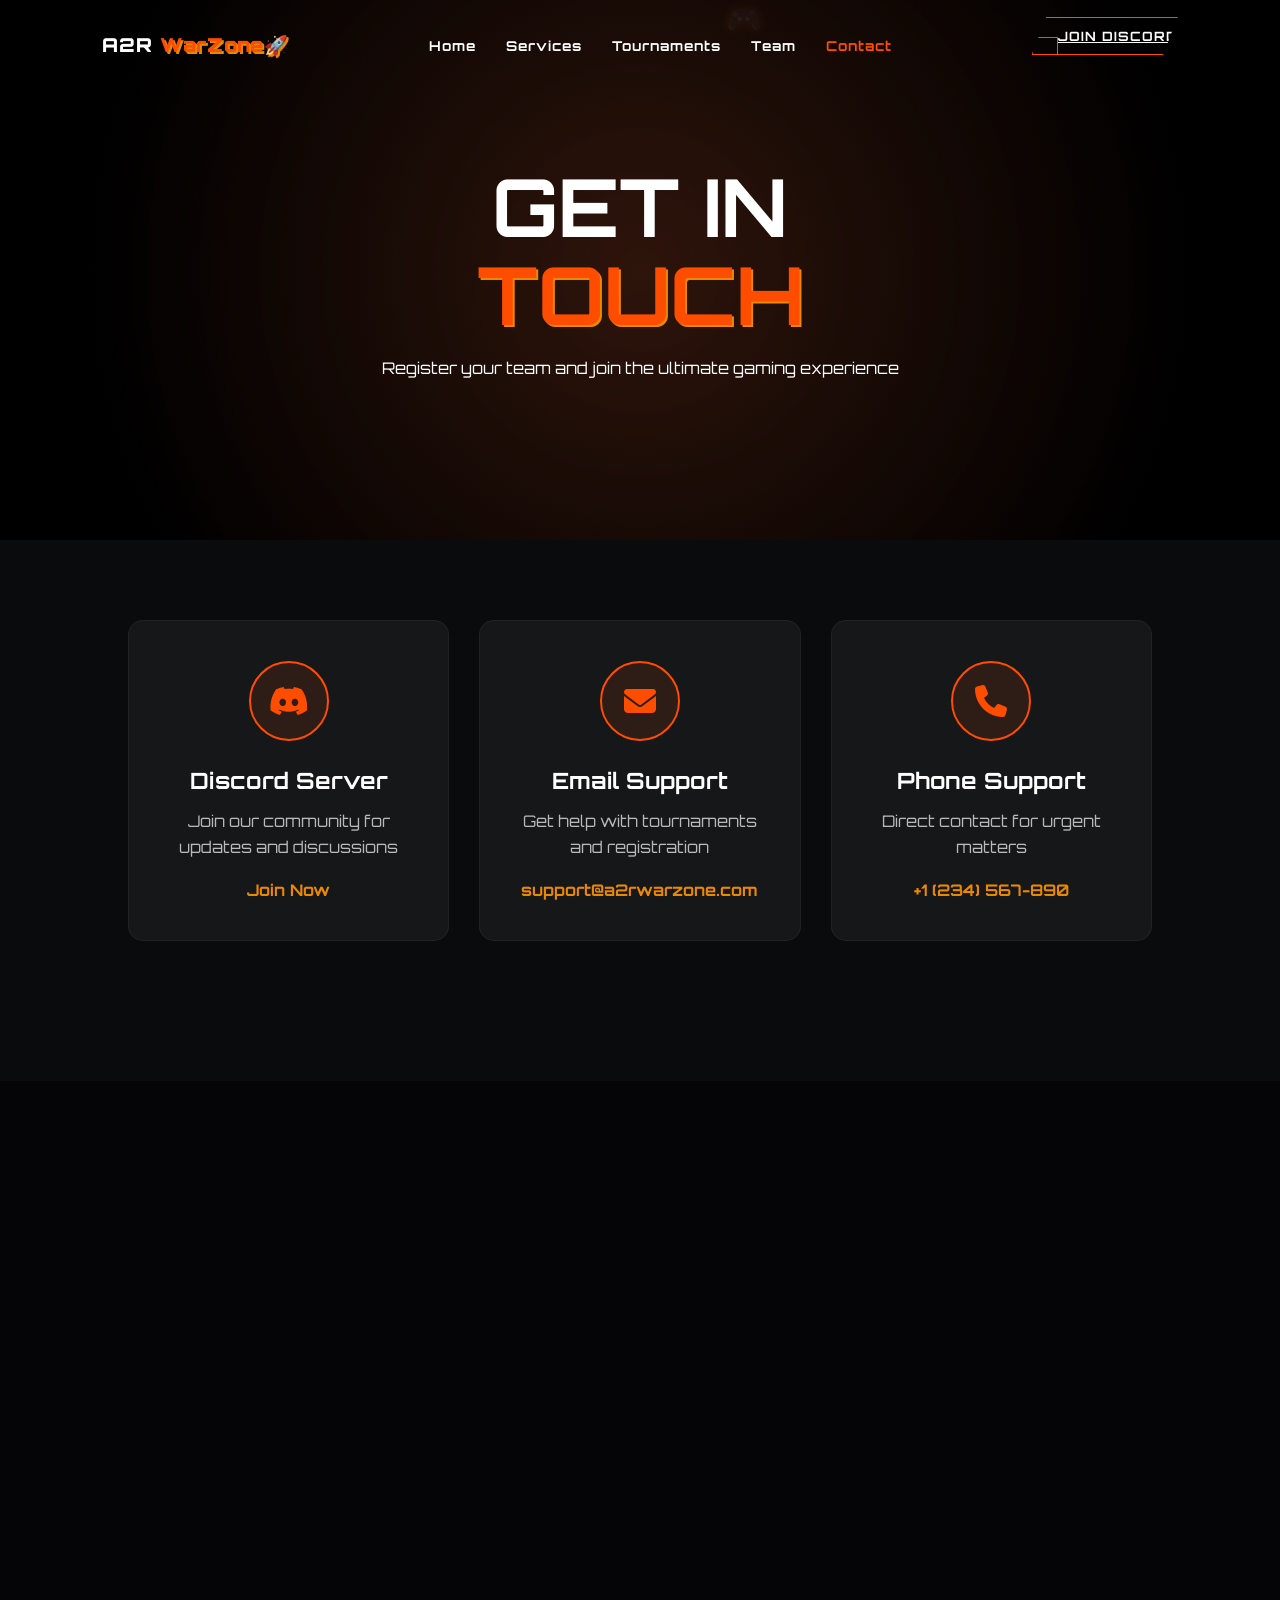
<file: src/contact.html>
<!DOCTYPE html>
<html lang="en">

<head>
    <meta charset="UTF-8">
    <meta name="viewport" content="width=device-width, initial-scale=1.0">
    <title>A2R WarZone | Contact</title>
    <link rel="shortcut icon" href="https://res.cloudinary.com/dooyfg1pa/image/upload/v1767044966/nqxwu0ewg85mjlsr8zc7.png" type="image/x-icon">
    <link href="https://fonts.googleapis.com/css2?family=Orbitron:wght@400;700;900&display=swap" rel="stylesheet">
    <link rel="stylesheet" href="https://cdnjs.cloudflare.com/ajax/libs/font-awesome/6.4.0/css/all.min.css">
    <link href="https://unpkg.com/aos@2.3.1/dist/aos.css" rel="stylesheet">
    <link rel="stylesheet" href="css/style.css">
</head>

<body>

<div class="floating-container" id="floating-icons"></div>

<nav id="navbar">
    <div class="logo">A2R <span class="glitch-text">WarZone🚀</span></div>

    <ul class="nav-links">
        <li><a href="index.html" class="nav-item">Home</a></li>
        <li><a href="services.html" class="nav-item">Services</a></li>
        <li><a href="tournaments.html" class="nav-item">Tournaments</a></li>
        <li><a href="team.html" class="nav-item">Team</a></li>
        <li><a href="contact.html" class="nav-item active">Contact</a></li>
    </ul>

    <div class="nav-actions">
        <a href="contact.html" class="btn-shiny hide-mobile">
            <span>JOIN DISCORD</span>
            <div class="shimmer"></div>
        </a>
        <div class="menu-toggle" id="mobile-menu">
            <span class="bar"></span>
            <span class="bar"></span>
            <span class="bar"></span>
        </div>
    </div>
</nav>

<div class="mobile-overlay" id="mobile-overlay">
    <ul class="mobile-nav-links">
        <li><a href="index.html" class="mobile-item">HOME</a></li>
        <li><a href="services.html" class="mobile-item">SERVICES</a></li>
        <li><a href="tournaments.html" class="mobile-item">TOURNAMENTS</a></li>
        <li><a href="team.html" class="mobile-item">TEAM</a></li>
        <li><a href="contact.html" class="mobile-item">CONTACT</a></li>
        <li><a href="contact.html" class="btn-shiny"><span>JOIN DISCORD</span></a></li>
    </ul>
</div>

<!-- Hero Section -->
<section class="hero services-hero">
    <div class="hero-content" data-aos="zoom-out-up">
        <h1 class="responsive-h1">GET IN <br><span class="glitch-text">TOUCH</span></h1>
        <p>Register your team and join the ultimate gaming experience</p>
    </div>
</section>

<!-- Contact Info Section -->
<section class="contact-info-section">
    <div class="container">
        <div class="contact-grid">
            <div class="contact-card" data-aos="fade-up">
                <div class="contact-icon">
                    <i class="fab fa-discord"></i>
                </div>
                <h3>Discord Server</h3>
                <p>Join our community for updates and discussions</p>
                <a href="#" class="contact-link">Join Now</a>
            </div>
            <div class="contact-card" data-aos="fade-up" data-aos-delay="100">
                <div class="contact-icon">
                    <i class="fas fa-envelope"></i>
                </div>
                <h3>Email Support</h3>
                <p>Get help with tournaments and registration</p>
                <a href="mailto:support@a2rwarzone.com" class="contact-link">support@a2rwarzone.com</a>
            </div>
            <div class="contact-card" data-aos="fade-up" data-aos-delay="200">
                <div class="contact-icon">
                    <i class="fas fa-phone"></i>
                </div>
                <h3>Phone Support</h3>
                <p>Direct contact for urgent matters</p>
                <a href="tel:+1234567890" class="contact-link">+1 (234) 567-890</a>
            </div>
        </div>
    </div>
</section>

<!-- Team Registration Form -->
<section class="team-registration">
    <div class="container">
        <div class="registration-header" data-aos="fade-down">
            <h2>REGISTER YOUR TEAM</h2>
            <p>Join the battlefield and compete for glory</p>
        </div>

        <form class="registration-form" data-aos="fade-up">
            <div class="form-grid">
                <div class="form-group">
                    <label>Team Name</label>
                    <input type="text" name="teamName" required>
                </div>
                <div class="form-group">
                    <label>Game</label>
                    <select name="game" required>
                        <option value="">Select Game</option>
                        <option value="pubg">PUBG Mobile</option>
                        <option value="freefire">Free Fire</option>
                        <option value="bgmi">BGMI</option>
                    </select>
                </div>
                <div class="form-group">
                    <label>Captain Name</label>
                    <input type="text" name="captainName" required>
                </div>
                <div class="form-group">
                    <label>Captain ID</label>
                    <input type="text" name="captainId" required>
                </div>
                <div class="form-group">
                    <label>Contact Number</label>
                    <input type="tel" name="phone" required>
                </div>
                <div class="form-group">
                    <label>Email</label>
                    <input type="email" name="email" required>
                </div>
            </div>

            <div class="members-section">
                <h3>Team Members</h3>
                <div class="member-inputs">
                    <div class="member-row">
                        <input type="text" name="member1" placeholder="Member 1 Name" required>
                        <input type="text" name="member1Id" placeholder="Game ID" required>
                    </div>
                    <div class="member-row">
                        <input type="text" name="member2" placeholder="Member 2 Name" required>
                        <input type="text" name="member2Id" placeholder="Game ID" required>
                    </div>
                    <div class="member-row">
                        <input type="text" name="member3" placeholder="Member 3 Name" required>
                        <input type="text" name="member3Id" placeholder="Game ID" required>
                    </div>
                    <div class="member-row">
                        <input type="text" name="member4" placeholder="Member 4 Name" required>
                        <input type="text" name="member4Id" placeholder="Game ID" required>
                    </div>
                </div>
            </div>

            <div class="form-actions">
                <button type="submit" class="btn-shiny"><span>REGISTER TEAM</span></button>
            </div>
        </form>
    </div>
</section>

<script src="https://unpkg.com/aos@2.3.1/dist/aos.js"></script>
<script src="js/script.js"></script>
</body>

</html>
</file>
<file: src/css/style.css>
*::selection { background: var(--primary); color: black; }

:root {
    --primary: #ff4d00; /* Aggressive Orange */
    --accent: #ff9500e8;  /* Cyber Blue */
    --bg: #0a0b0d;      /* Deep Dark */
    --card-bg: rgba(255, 255, 255, 0.05);
    --transition: all 0.4s cubic-bezier(0.25, 1, 0.5, 1);
    --gold: #ffd700;
    --silver: #c0c0c0;
    --bronze: #cd7f32;
}

/* Base Setup */
* { margin: 0; padding: 0; box-sizing: border-box; font-family: 'Orbitron', sans-serif; }
html { scroll-behavior: smooth; }
body { background: var(--bg); color: white; overflow-x: hidden; width: 100%; }

/* Background Elements */
.floating-container { position: fixed; width: 100vw; height: 100vh; z-index: -1; pointer-events: none; }
.floating-icon { position: absolute; opacity: 0.2; filter: drop-shadow(0 0 5px var(--accent)); animation: float infinite linear; }
@keyframes float { from { transform: translateY(105vh) rotate(0deg); } to { transform: translateY(-10vh) rotate(360deg); } }

/* Shared Components */
.sub-title { color: var(--accent); letter-spacing: 3px; font-size: 0.8rem; font-weight: bold; display: block; margin-bottom: 10px; }
.glitch-text { color: var(--primary); text-shadow: 2px 2px var(--accent); }

/* Buttons */
.btn-shiny {
    background: transparent; border: 1px solid var(--primary); color: white;
    padding: 12px 35px; font-weight: bold; cursor: pointer; position: relative;
    overflow: hidden; clip-path: polygon(10% 0, 100% 0, 90% 100%, 0 100%);
    transition: var(--transition); letter-spacing: 1px;
}
.btn-shiny:hover { background: var(--primary); box-shadow: 0 0 20px var(--primary); transform: scale(1.05); }

.sec-btn {
    background: transparent; border: 1px solid white; color: white;
    padding: 12px 35px; cursor: pointer; font-weight: bold;
    clip-path: polygon(10% 0, 100% 0, 90% 100%, 0 100%); transition: var(--transition);
}
.sec-btn:hover { background: white; color: black; }

/* --- Navigation --- */
nav {
    position: fixed; top: 0; width: 100%; padding: 25px 8%;
    display: flex; justify-content: space-between; align-items: center;
    z-index: 2000; transition: var(--transition);
}
nav.scrolled { padding: 15px 8%; background: rgba(10, 11, 13, 0.9); backdrop-filter: blur(15px); border-bottom: 1px solid var(--primary); }

.nav-links { display: flex; list-style: none; align-items: center; }
.nav-item { color: white; text-decoration: none; margin: 0 15px; font-size: 0.85rem; font-weight: bold; letter-spacing: 1px; transition: 0.3s; }
.nav-item:hover { color: var(--primary); }

/* Hamburger Menu */
.menu-toggle { display: none; flex-direction: column; cursor: pointer; padding: 5px; z-index: 2001; }
.bar { width: 30px; height: 3px; background: white; margin: 3px 0; transition: var(--transition); border-radius: 5px; }
.menu-toggle.active .bar:nth-child(1) { transform: translateY(9px) rotate(45deg); background: var(--primary); }
.menu-toggle.active .bar:nth-child(2) { opacity: 0; }
.menu-toggle.active .bar:nth-child(3) { transform: translateY(-9px) rotate(-45deg); background: var(--primary); }

/* Mobile Overlay */
.mobile-overlay {
    position: fixed; top: 0; left: -100%; width: 100%; height: 100vh;
    background: rgba(10, 11, 13, 0.98); backdrop-filter: blur(20px);
    display: flex; justify-content: center; align-items: center;
    transition: 0.5s cubic-bezier(0.77, 0, 0.175, 1); z-index: 1500;
}
.mobile-overlay.active { left: 0; }
.mobile-nav-links { list-style: none; text-align: center; }
.mobile-item { font-size: 2rem; color: white; text-decoration: none; display: block; margin: 25px 0; font-weight: 900; }

/* --- Hero Section --- */
.hero {
    height: 100vh; display: flex; align-items: center; justify-content: center;
    text-align: center; padding: 0 20px; position: relative;
    background: radial-gradient(circle, rgba(255,77,0,0.1) 0%, rgba(0,0,0,1) 80%);
}
.hero h1 { font-size: clamp(2.2rem, 10vw, 5rem); line-height: 1.1; margin-bottom: 20px; }
.hero-btns { display: flex; gap: 20px; justify-content: center; }

/* --- Tournaments Section --- */
.tournaments { padding: 100px 8%; position: relative; z-index: 5; }
.tournaments h2 { font-size: 2.5rem; margin-bottom: 40px; }
.grid {
    display: grid;
    grid-template-columns: repeat(auto-fit, minmax(300px, 1fr));
    gap: 30px;
}
.card {
    background: var(--card-bg); border-radius: 15px; overflow: hidden;
    border: 1px solid rgba(255,255,255,0.05); transition: var(--transition);
}
.card:hover { transform: translateY(-10px); border-color: var(--primary); }
.card-img { height: 250px; width: 100%; }
.card-body { padding: 25px; }
.card-btn {
    width: 100%; padding: 12px; background: var(--primary); border: none;
    color: white; font-weight: bold; cursor: pointer; margin-top: 15px;
    clip-path: polygon(5% 0, 100% 0, 95% 100%, 0 100%);
}

/* --- Services --- */
.services { padding: 100px 10%; display: flex; gap: 50px; flex-wrap: wrap; align-items: center; }
.services-left { flex: 1; min-width: 300px; }
.services-left h2 { font-size: 2.5rem; margin-bottom: 25px; border-bottom: 2px solid var(--accent); display: inline-block; padding-bottom: 10px; }
.view-all {
    display: inline-block; color: white; text-decoration: none;
    border: 1px solid var(--accent); padding: 10px 20px;
    font-weight: bold; transition: 0.3s; margin-top: 20px;
}
.view-all:hover { background: var(--accent); color: black; }

.services-grid { flex: 2; display: grid; grid-template-columns: repeat(auto-fit, minmax(200px, 1fr)); gap: 25px; }
.s-card {
    background: var(--card-bg); padding: 40px 20px; text-align: center;
    border: 1px solid rgba(255,255,255,0.05); transition: 0.4s;
}
.s-card i { font-size: 2.5rem; color: var(--accent); margin-bottom: 20px; }
.s-card:hover { transform: translateY(-10px); border-color: var(--primary); }

:root {
    --primary: #ff4d00;
    --accent: #ff8800;
    --bg: #0a0b0d;
    --transition: all 0.5s cubic-bezier(0.4, 0, 0.2, 1);
}

/* Team Section Container */
.team {
    padding: 100px 10%;
    background: #050507;
    text-align: center;
}

.team-header {
    margin-bottom: 60px;
}

.team-container {
    display: flex;
    gap: 25px;
    flex-wrap: wrap;
    justify-content: center;
}

/* Individual Member Card */
.member {
    flex: 1;
    min-width: 280px;
    max-width: 350px;
    position: relative;
    overflow: hidden;
    height: 500px;
    background: #000;
    border: 1px solid rgba(255, 255, 255, 0.05);
}

/* The Image: Starts grayscale and scales up on hover */
.member-img {
    height: 100%;
    width: 100%;
    background-size: cover;
    background-position: center;
    filter: grayscale(100%);
    transition: var(--transition);
    transform: scale(1);
}

/* Info Box: Slides up from the bottom */
.member-info {
    position: absolute;
    bottom: 0;
    left: 0;
    width: 100%;
    padding: 40px 20px;
    background: linear-gradient(transparent, rgba(0, 0, 0, 0.95) 80%);
    text-align: center;
    transform: translateY(45px); /* Slightly hidden */
    transition: var(--transition);
    z-index: 2;
}

.member-info h4 {
    font-size: 1.3rem;
    letter-spacing: 2px;
    margin-bottom: 5px;
    color: #fff;
    text-transform: uppercase;
}

.member-info p {
    color: var(--accent);
    font-size: 0.9rem;
    margin-bottom: 20px;
    text-transform: uppercase;
    font-weight: bold;
}

/* Social Icons: Hidden until hover, then slide up and fade in */
.team-socials {
    display: flex;
    justify-content: center;
    gap: 15px;
    opacity: 0;
    transform: translateY(20px);
    transition: var(--transition);
}

.team-socials a {
    color: #fff;
    font-size: 1rem;
    width: 35px;
    height: 35px;
    border: 1px solid rgba(255, 255, 255, 0.2);
    display: flex;
    align-items: center;
    justify-content: center;
    border-radius: 50%;
    text-decoration: none;
    transition: 0.3s ease;
}

.team-socials a:hover {
    background: var(--primary);
    border-color: var(--primary);
    transform: translateY(-3px);
}

/* --- HOVER TRIGGERS --- */

/* 1. Image turns color and zooms */
.member:hover .member-img {
    filter: grayscale(0%);
    transform: scale(1.1);
}

/* 2. Info box moves to final position */
.member:hover .member-info {
    transform: translateY(0);
}

/* 3. Social icons appear with a slight delay */
.member:hover .team-socials {
    opacity: 1;
    transform: translateY(0);
    transition-delay: 0.1s;
}

/* Responsive adjustments */
@media (max-width: 768px) {
    .member {
        max-width: 100%;
        height: 450px;
    }
}


/* --- Newsletter Section --- */
.newsletter-section {
    padding: 80px 10%;
    background: #050507;
    position: relative;
    overflow: hidden;
}

.newsletter-container {
    background: var(--card-bg);
    border: 1px solid rgba(255, 77, 0, 0.2);
    border-radius: 20px;
    padding: 60px;
    position: relative;
    z-index: 1;
    backdrop-filter: blur(10px);
}

.newsletter-content {
    display: flex;
    align-items: center;
    justify-content: space-between;
    gap: 40px;
    flex-wrap: wrap;
}

.newsletter-text {
    flex: 1;
    min-width: 300px;
}

.newsletter-text h2 {
    font-size: 2.5rem;
    margin-bottom: 15px;
    line-height: 1.2;
}

.newsletter-text p {
    opacity: 0.7;
    font-size: 0.95rem;
    max-width: 500px;
}

/* --- Form Styling --- */
.newsletter-form {
    flex: 1;
    min-width: 300px;
}

.input-group {
    display: flex;
    gap: 10px;
    margin-bottom: 20px;
    background: rgba(255, 255, 255, 0.05);
    padding: 5px;
    border-radius: 10px;
    border: 1px solid rgba(255, 255, 255, 0.1);
    transition: 0.3s;
}

.input-group:focus-within {
    border-color: var(--accent);
    box-shadow: 0 0 15px rgba(0, 242, 255, 0.2);
}

.input-group input {
    background: transparent;
    border: none;
    padding: 15px 20px;
    color: white;
    flex: 1;
    font-size: 0.9rem;
    outline: none;
    font-family: 'Orbitron', sans-serif;
}

/* --- Custom Checkbox --- */
.checkbox-container {
    display: block;
    position: relative;
    padding-left: 30px;
    cursor: pointer;
    font-size: 0.8rem;
    opacity: 0.6;
    user-select: none;
    transition: 0.3s;
}

.checkbox-container:hover { opacity: 1; }

.checkbox-container input {
    position: absolute;
    opacity: 0;
    cursor: pointer;
    height: 0; width: 0;
}

.checkmark {
    position: absolute;
    top: 0; left: 0;
    height: 18px; width: 18px;
    background-color: #222;
    border: 1px solid var(--primary);
    border-radius: 3px;
}

.checkbox-container input:checked ~ .checkmark {
    background-color: var(--primary);
}

.checkmark:after {
    content: "";
    position: absolute;
    display: none;
    left: 6px; top: 2px;
    width: 4px; height: 9px;
    border: solid white;
    border-width: 0 2px 2px 0;
    transform: rotate(45deg);
}

.checkbox-container input:checked ~ .checkmark:after {
    display: block;
}

/* --- Background Glow Animation --- */
.newsletter-bg-glow {
    position: absolute;
    top: 50%; left: 50%;
    width: 150%; height: 150%;
    background: radial-gradient(circle, rgba(255, 77, 0, 0.1) 0%, transparent 70%);
    transform: translate(-50%, -50%);
    z-index: -1;
    animation: pulseGlow 5s infinite alternate;
}

@keyframes pulseGlow {
    0% { opacity: 0.3; transform: translate(-50%, -50%) scale(1); }
    100% { opacity: 0.7; transform: translate(-50%, -50%) scale(1.2); }
}

/* --- Responsive --- */
@media (max-width: 968px) {
    .newsletter-container { padding: 40px 20px; }
    .newsletter-text { text-align: center; }
    .newsletter-text p { margin: 0 auto; }
    .input-group { flex-direction: column; background: transparent; border: none; padding: 0; }
    .input-group input {
        background: rgba(255,255,255,0.05);
        border: 1px solid rgba(255,255,255,0.1);
        border-radius: 10px;
        margin-bottom: 10px;
    }
    .btn-shiny { width: 100%; border-radius: 10px; clip-path: none; }
}

/* --- Blog Section Styling --- */
.blog-section {
    padding: 100px 0;
    background: #050507;
    overflow: hidden;
}

.blog-header {
    text-align: center;
    margin-bottom: 60px;
}

.header-line {
    width: 60px;
    height: 3px;
    background: var(--cyber-blue);
    margin: 15px auto;
}

.blog-outer-container {
    width: 100%;
    cursor: grab;
}

.blog-carousel {
    display: flex;
    gap: 30px;
    padding: 20px 0;
    width: max-content;
}

.blog-item {
    width: 400px;
    background: #0a0b14;
    border: 1px solid rgba(255, 255, 255, 0.05);
    transition: var(--transition);
    position: relative;
    flex-shrink: 0;
}

.blog-img-wrapper {
    width: 100%;
    height: 250px;
    overflow: hidden;
    position: relative;
}

.blog-img-wrapper img {
    width: 100%;
    height: 100%;
    object-fit: cover;
    opacity: 0.6;
    transition: var(--transition);
}

.blog-img-wrapper::after {
    content: '';
    position: absolute;
    top: 0; left: 0;
    width: 100%; height: 100%;
    background: rgba(10, 11, 20, 0.4); /* Dark blue overlay */
}

.blog-content {
    padding: 30px;
}

.blog-date {
    color: rgba(255, 255, 255, 0.4);
    font-size: 0.75rem;
    display: block;
    margin-bottom: 15px;
}

.blog-content h3 {
    font-size: 1.2rem;
    margin-bottom: 15px;
    line-height: 1.4;
    transition: 0.3s;
}

.blog-content p {
    font-size: 0.9rem;
    opacity: 0.6;
    line-height: 1.6;
    margin-bottom: 20px;
}

.read-more {
    color: white;
    text-decoration: none;
    font-weight: bold;
    font-size: 0.85rem;
    display: inline-flex;
    align-items: center;
    gap: 10px;
    transition: 0.3s;
}

/* Hover Effects */
.blog-item:hover {
    border-color: var(--cyber-blue);
    transform: translateY(-10px);
}

.blog-item:hover .blog-img-wrapper img {
    opacity: 1;
    transform: scale(1.1);
}

.blog-item:hover h3 {
    color: var(--cyber-blue);
}

.read-more:hover {
    color: var(--primary);
}

/* Pagination Dots */
.blog-pagination {
    display: flex;
    justify-content: center;
    gap: 10px;
    margin-top: 40px;
}

.dot {
    width: 8px;
    height: 8px;
    background: rgba(255, 255, 255, 0.2);
    border-radius: 50%;
    transition: 0.3s;
}

.dot.active {
    background: var(--cyber-blue);
    width: 25px;
    border-radius: 10px;
}

/* Mobile Adjustments */
@media (max-width: 768px) {
    .blog-item { width: 300px; }
}
/* --- Footer Styling --- */
.main-footer {
    background: #000;
    position: relative;
    padding-top: 100px;
    z-index: 10;
    overflow: hidden;
    border-top: 2px solid var(--primary);
}

/* SVG Wave Top */
.footer-wave {
    position: absolute;
    top: 0;
    left: 0;
    width: 100%;
    overflow: hidden;
    line-height: 0;
}

.footer-wave svg {
    position: relative;
    display: block;
    width: calc(100% + 1.3px);
    height: 50px;
}

.footer-wave .shape-fill {
    fill: var(--bg);
}

/* Container & Grid */
.footer-container {
    padding: 60px 10% 30px;
}

.footer-grid {
    display: grid;
    grid-template-columns: 2fr 1fr 1fr 1fr;
    gap: 40px;
    margin-bottom: 60px;
}

.footer-col h4 {
    color: var(--accent);
    font-size: 1rem;
    margin-bottom: 25px;
    letter-spacing: 2px;
    text-transform: uppercase;
}

/* Brand Section */
.footer-desc {
    font-size: 0.9rem;
    line-height: 1.8;
    opacity: 0.7;
    margin: 20px 0;
    max-width: 400px;
}

.social-icons {
    display: flex;
    gap: 15px;
}

.social-link {
    width: 45px;
    height: 45px;
    background: #111;
    border: 1px solid rgba(255, 255, 255, 0.1);
    border-radius: 50%;
    display: flex;
    align-items: center;
    justify-content: center;
    color: white;
    text-decoration: none;
    transition: var(--transition);
}

.social-link:hover {
    background: var(--primary);
    transform: translateY(-5px) rotate(360deg);
    border-color: var(--primary);
    box-shadow: 0 0 15px var(--primary);
}

/* Links */
.footer-links {
    list-style: none;
}

.footer-links li {
    margin-bottom: 12px;
}

.footer-links a {
    color: white;
    text-decoration: none;
    font-size: 0.85rem;
    opacity: 0.6;
    transition: 0.3s;
}

.footer-links a:hover {
    opacity: 1;
    color: var(--primary);
    padding-left: 8px;
}

/* Support Column */
.contact-info p {
    font-size: 0.85rem;
    opacity: 0.7;
    margin-bottom: 15px;
}

.contact-info i {
    color: var(--accent);
    margin-right: 10px;
}

.status-indicator {
    display: inline-flex;
    align-items: center;
    background: rgba(0, 242, 255, 0.1);
    padding: 5px 15px;
    border-radius: 20px;
    font-size: 0.75rem;
    color: var(--cyber-blue);
    border: 1px solid var(--cyber-blue);
}

.a3 {
    color: var(--primary);
    text-decoration: none;
    font-weight: bold;
}

.dot {
    height: 8px;
    width: 8px;
    background-color: #00ff00;
    border-radius: 50%;
    margin-right: 10px;
    box-shadow: 0 0 8px #00ff00;
    animation: blink 1.5s infinite;
}

@keyframes blink {
    0% { opacity: 0.4; }
    100% { opacity: 1; }
}

/* Footer Bottom */
.footer-bottom {
    text-align: center;
    border-top: 1px solid rgba(255, 255, 255, 0.05);
    padding-top: 30px;
    font-size: 0.8rem;
    opacity: 0.5;
}

.heart {
    color: var(--primary);
    display: inline-block;
    animation: heartbeat 1.5s infinite;
}

@keyframes heartbeat {
    0% { transform: scale(1); }
    50% { transform: scale(1.2); }
    100% { transform: scale(1); }
}

/* Responsive */
@media (max-width: 968px) {
    .footer-grid {
        grid-template-columns: 1fr 1fr;
    }
}

@media (max-width: 580px) {
    .footer-grid {
        grid-template-columns: 1fr;
        text-align: center;
    }
    .social-icons {
        justify-content: center;
    }
    .footer-desc {
        margin: 20px auto;
    }
    .footer-links a:hover {
        padding-left: 0;
    }
}

/* Responsive Breakpoints */
@media (max-width: 968px) {
    .nav-links, .hide-mobile { display: none; }
    .menu-toggle { display: flex; }
    .hero-btns { flex-direction: column; align-items: center; width: 100%; }
    .btn-shiny, .sec-btn { width: 280px; text-align: center; }
    .services { padding: 60px 5%; text-align: center; }
    .footer-top { text-align: center; }
    .footer-input { justify-content: center; max-width: 300px; margin: 20px auto; }
}

/* Tournaments page styles */
*::selection { background: var(--primary); color: black; }

:root {
    --primary: #ff4d00; /* Aggressive Orange */
    --accent: #ff9500e8;
    --cyber-blue: #00f2ff;
    --bg: #0a0b0d;
    --card-bg: rgba(255, 255, 255, 0.05);
    --transition: all 0.4s cubic-bezier(0.25, 1, 0.5, 1);
}

/* Base Setup */
* { margin: 0; padding: 0; box-sizing: border-box; font-family: 'Orbitron', sans-serif; }
html { scroll-behavior: smooth; }
body { background: var(--bg); color: white; overflow-x: hidden; width: 100%; }

/* Floating Background Icons */
.floating-container { position: fixed; width: 100vw; height: 100vh; z-index: -1; pointer-events: none; }
.floating-icon { position: absolute; opacity: 0.2; filter: drop-shadow(0 0 5px var(--accent)); animation: float 10s infinite linear; }
@keyframes float { from { transform: translateY(105vh) rotate(0deg); } to { transform: translateY(-10vh) rotate(360deg); } }

/* --- Navigation --- */
nav {
    position: fixed; top: 0; width: 100%; padding: 25px 8%;
    display: flex; justify-content: space-between; align-items: center;
    z-index: 2000; transition: var(--transition);
    background: transparent;
}

nav.scrolled {
    padding: 15px 8%;
    background: rgba(10, 11, 13, 0.95);
    backdrop-filter: blur(15px);
    border-bottom: 1px solid var(--primary);
}

.logo { font-size: 1.2rem; font-weight: 900; letter-spacing: 1px; }
.glitch-text { color: var(--primary); text-shadow: 2px 2px var(--accent); }

.nav-links { display: flex; list-style: none; align-items: center; }
.nav-item { color: white; text-decoration: none; margin: 0 15px; font-size: 0.85rem; font-weight: bold; letter-spacing: 1px; transition: 0.3s; }
.nav-item:hover, .nav-item.active { color: var(--primary); }

/* Hamburger Toggle Animation */
.menu-toggle { display: none; cursor: pointer; flex-direction: column; gap: 5px; z-index: 2001; }
.bar { width: 30px; height: 3px; background: white; transition: var(--transition); border-radius: 5px; }

/* The Cross Animation logic */
.menu-toggle.active .bar:nth-child(1) { transform: translateY(8px) rotate(45deg); background: var(--primary); }
.menu-toggle.active .bar:nth-child(2) { opacity: 0; }
.menu-toggle.active .bar:nth-child(3) { transform: translateY(-8px) rotate(-45deg); background: var(--primary); }

.mobile-overlay {
    position: fixed; top: 0; left: -100%; width: 100%; height: 100vh;
    background: rgba(10, 11, 13, 0.98); backdrop-filter: blur(20px);
    display: flex; justify-content: center; align-items: center;
    transition: 0.5s cubic-bezier(0.77, 0, 0.175, 1); z-index: 1500;
}
.mobile-overlay.active { left: 0; }
.mobile-nav-links { list-style: none; text-align: center; }
.mobile-item { font-size: 2rem; color: white; text-decoration: none; display: block; margin: 25px 0; font-weight: 900; }

/* --- Tournament Header --- */
.subpage-hero {
    height: 50vh; display: flex; align-items: center; justify-content: center;
    text-align: center; padding: 0 20px; position: relative;
    background: radial-gradient(circle, rgba(255,77,0,0.15) 0%, rgba(0,0,0,1) 80%);
}
.subpage-hero h1 { font-size: clamp(2.5rem, 8vw, 5rem); text-transform: uppercase; }

/* --- Tournaments Section --- */
.tournaments { padding: 80px 10%; position: relative; z-index: 5; }
.sub-title { color: var(--accent); letter-spacing: 3px; font-size: 0.8rem; font-weight: bold; display: block; margin-bottom: 10px; }

.grid {
    display: grid;
    grid-template-columns: repeat(auto-fit, minmax(320px, 1fr));
    gap: 30px;
    margin-top: 50px;
}

.card {
    background: var(--card-bg); border-radius: 15px; overflow: hidden;
    border: 1px solid rgba(255,255,255,0.05); transition: var(--transition);
    position: relative;
}
.card:hover { transform: translateY(-12px); border-color: var(--primary); box-shadow: 0 15px 30px rgba(255, 77, 0, 0.1); }

.card-img { height: 220px; width: 100%; position: relative; overflow: hidden; }
.card-img img { width: 100%; height: 100%; object-fit: cover; transition: 0.5s; filter: brightness(0.7); }
.card:hover .card-img img { transform: scale(1.1); filter: brightness(1); }

.status-badge {
    position: absolute; top: 15px; right: 15px; background: #00ff00; color: black;
    padding: 5px 15px; border-radius: 5px; font-size: 0.7rem; font-weight: 900; z-index: 10;
}

.card-body { padding: 25px; }
.card-body h3 { font-size: 1.4rem; margin-bottom: 10px; color: #fff; }

.card-btn {
    width: 100%; padding: 14px; background: var(--primary); border: none;
    color: white; font-weight: bold; cursor: pointer; margin-top: 15px;
    clip-path: polygon(5% 0, 100% 0, 95% 100%, 0 100%); transition: 0.3s;
}
.card-btn:hover { background: white; color: black; box-shadow: 0 0 20px white; }

/* --- Footer (Same as Home) --- */
.main-footer {
    background: #000; position: relative; padding-top: 100px; z-index: 10;
    overflow: hidden; border-top: 2px solid var(--primary);
}
.footer-wave { position: absolute; top: 0; left: 0; width: 100%; line-height: 0; }
.footer-wave svg { width: calc(100% + 1.3px); height: 50px; fill: var(--bg); }

.footer-container { padding: 60px 10% 30px; }
.footer-grid { display: grid; grid-template-columns: 2fr 1fr 1fr 1fr; gap: 40px; margin-bottom: 60px; }
.footer-col h4 { color: var(--accent); margin-bottom: 25px; letter-spacing: 2px; text-transform: uppercase; font-size: 0.9rem; }
.footer-links { list-style: none; }
.footer-links li { margin-bottom: 12px; }
.footer-links a { color: white; text-decoration: none; font-size: 0.85rem; opacity: 0.6; transition: 0.3s; }
.footer-links a:hover { opacity: 1; color: var(--primary); padding-left: 8px; }

.footer-desc { font-size: 0.9rem; line-height: 1.8; opacity: 0.7; margin-bottom: 20px; }
.social-icons { display: flex; gap: 15px; margin-top: 20px; }
.social-link {
    width: 40px; height: 40px; background: #111; border-radius: 50%;
    display: flex; align-items: center; justify-content: center; color: white; transition: 0.3s;
}
.social-link:hover { background: var(--primary); transform: translateY(-5px); }

.status-indicator { display: inline-flex; align-items: center; background: rgba(0, 242, 255, 0.1); padding: 5px 15px; border-radius: 20px; font-size: 0.7rem; color: var(--cyber-blue); margin-top: 15px; }
.dot { height: 8px; width: 8px; background-color: #00ff00; border-radius: 50%; margin-right: 10px; animation: blink 1.5s infinite; }
@keyframes blink { 0% { opacity: 0.4; } 100% { opacity: 1; } }

.footer-bottom { text-align: center; border-top: 1px solid rgba(255, 255, 255, 0.05); padding-top: 30px; font-size: 0.8rem; opacity: 0.5; }

/* Button Fixed Utility */
.btn-shiny {
    background: transparent; border: 1px solid var(--primary); color: white;
    padding: 10px 25px; font-weight: bold; cursor: pointer; position: relative;
    overflow: hidden; clip-path: polygon(10% 0, 100% 0, 90% 100%, 0 100%);
    transition: var(--transition); letter-spacing: 1px; font-size: 0.8rem;
}
.btn-shiny:hover { background: var(--primary); box-shadow: 0 0 20px var(--primary); }

/* --- Responsive Breakpoints FIX --- */
@media (max-width: 968px) {
    .nav-links, .nav-actions .btn-shiny { display: none; } /* Discord button removed from mobile nav bar */
    .menu-toggle { display: flex; }
    .footer-grid { grid-template-columns: 1fr 1fr; }
}
@media (max-width: 580px) {
    .footer-grid { grid-template-columns: 1fr; text-align: center; }
    .social-icons { justify-content: center; }
    .subpage-hero h1 { font-size: 2.2rem; }
}

/* Leaderboard Header */
.leaderboard-header {
    height: 100vh;
    display: flex;
    align-items: center;
    justify-content: center;
    text-align: center;
    padding: 0 20px;
    position: relative;
    background: radial-gradient(circle, rgba(255,77,0,0.1) 0%, rgba(0,0,0,1) 80%);
}

/* Leaderboard Styles */
.search-container {
    text-align: center;
    margin-bottom: 40px;
}

.search-container h2 {
    margin-bottom: 20px;
}

.search-bar {
    background: rgba(255, 255, 255, 0.05);
    border: 1px solid rgba(255, 255, 255, 0.1);
    padding: 12px 20px;
    border-radius: 10px;
    color: white;
    font-size: 1rem;
    width: 300px;
    outline: none;
    transition: 0.3s;
    font-family: 'Orbitron', sans-serif;
}

.search-bar:focus {
    border-color: var(--accent);
    box-shadow: 0 0 15px rgba(0, 242, 255, 0.2);
}

.leaderboard-table {
    width: 100%;
    border-collapse: collapse;
    margin-top: 40px;
}

.leaderboard-table th, .leaderboard-table td {
    padding: 15px;
    text-align: left;
    border-bottom: 1px solid rgba(255, 255, 255, 0.1);
}

.leaderboard-table th {
    background: rgba(255, 255, 255, 0.05);
    color: var(--accent);
    font-weight: bold;
    text-transform: uppercase;
    letter-spacing: 1px;
}

.leaderboard-table td.points {
    font-weight: bold;
    color: var(--primary);
}

.player-info {
    display: flex;
    align-items: center;
    gap: 10px;
}

.player-avatar-small {
    width: 40px;
    height: 40px;
    border-radius: 50%;
    border: 2px solid var(--accent);
}

/* Podium Styles */
.podium-container {
    display: flex;
    justify-content: center;
    align-items: end;
    gap: 30px;
    margin: 50px 0;
    perspective: 1000px;
    background: transparent;
}

.podium-card {
    background: var(--card-bg);
    border-radius: 20px;
    overflow: hidden;
    border: 2px solid rgba(255, 255, 255, 0);
    transition: all 0.6s cubic-bezier(0.25, 1, 0.5, 1);
    position: relative;
    text-align: center;
    padding: 30px 20px;
    min-width: 200px;
    animation: podiumRise 1.5s ease-out forwards;
    opacity: 0;
    transform: translateY(50px);
    backdrop-filter: blur(10px);
}

@keyframes podiumRise {
    to {
        opacity: 1;
        transform: translateY(0);
    }
}

.podium-card:hover {
    transform: translateY(-20px) scale(1.08) rotateY(5deg);
    border-color: var(--primary);
    box-shadow: 0 20px 40px rgba(255, 77, 0, 0), 0 0 50px currentColor;
}

.p-1 {
    height: 380px;
    order: 2;
    background: linear-gradient(135deg, rgba(255,215,0,0.1) 0%, rgba(255,215,0,0.05) 100%);
    border-color: var(--gold);
    animation-delay: 0.3s;
    box-shadow: 0 0 30px rgba(255,215,0,0.4);
}

.p-1 .rank-icon {
    color: var(--gold) !important;
    text-shadow: 0 0 20px var(--gold);
}

.p-2 {
    height: 320px;
    order: 1;
    background: linear-gradient(135deg, rgba(192,192,192,0.1) 0%, rgba(192,192,192,0.05) 100%);
    border-color: var(--silver);
    animation-delay: 0.6s;
    box-shadow: 0 0 30px rgba(192,192,192,0.4);
}

.p-2 .rank-icon {
    color: var(--silver) !important;
    text-shadow: 0 0 20px var(--silver);
}

.p-3 {
    height: 280px;
    order: 3;
    background: linear-gradient(135deg, rgba(205,127,50,0.1) 0%, rgba(205,127,50,0.05) 100%);
    border-color: var(--bronze);
    animation-delay: 0.9s;
    box-shadow: 0 0 30px rgba(205,127,50,0.4);
}

.p-3 .rank-icon {
    color: var(--bronze) !important;
    text-shadow: 0 0 20px var(--bronze);
}

.podium-card .rank-icon {
    font-size: 2.5rem;
    margin-bottom: 15px;
    animation: glow 2s infinite alternate;
}

@keyframes glow {
    from { filter: drop-shadow(0 0 5px currentColor); }
    to { filter: drop-shadow(0 0 20px currentColor); }
}

.podium-card .avatar {
    width: 90px;
    height: 90px;
    border-radius: 50%;
    margin: 0 auto 20px;
    border: 4px solid white;
    background-size: cover;
    background-position: center;
    box-shadow: 0 0 20px rgba(255,255,255,0.3);
    animation: pulse 3s infinite;
}

@keyframes pulse {
    0%, 100% { transform: scale(1); }
    50% { transform: scale(1.05); }
}

.podium-card h3 {
    font-size: 1.3rem;
    margin-bottom: 10px;
    font-weight: 700;
    text-transform: uppercase;
    letter-spacing: 1px;
}

#leaderboard-hero {
    padding-top: 32px;
}

.podium-card .points {
    font-size: 1.1rem;
    font-weight: bold;
    margin-top: 10px;
    color: var(--primary);
    margin-bottom: 8px;
    text-shadow: 0 0 3px var(--primary);
}

.podium-card small {
    font-size: 0.85rem;
    opacity: 0.8;
    display: block;
}

/* Responsive Podium */
@media (max-width: 968px) {
    .podium-container {
        flex-direction: row;
        align-items: center;
        gap: 20px;
    }
    .podium-card {
        width: 90%;

        max-width: 350px;
        height: auto !important;
        min-height: 300px;
        transform: none;
    }
    .podium-card:hover {
        transform: translateY(-10px) scale(1.02);
    }
    .p-1, .p-2, .p-3 {
        order: unset;
        height: auto;
    }
}

/* === SERVICES PAGE STYLES === */

/* Services Hero */
.services-hero {
    height: 60vh;
    background: radial-gradient(circle, rgba(255,77,0,0.15) 0%, rgba(0,0,0,1) 80%);
}

/* Services Main Section */
.services-main {
    padding: 100px 10%;
    background: var(--bg);
}

.services-header {
    text-align: center;
    margin-bottom: 60px;
}

.services-header h2 {
    font-size: 2.5rem;
    margin-bottom: 15px;
}

.header-line {
    width: 60px;
    height: 3px;
    background: var(--accent);
    margin: 15px auto;
}

.services-grid-main {
    display: grid;
    grid-template-columns: repeat(auto-fit, minmax(300px, 1fr));
    gap: 30px;
    margin-top: 50px;
}

.service-card {
    background: var(--card-bg);
    border: 1px solid rgba(255,255,255,0.05);
    border-radius: 15px;
    padding: 40px 30px;
    text-align: center;
    transition: var(--transition);
    position: relative;
    overflow: hidden;
}

.service-card:hover {
    transform: translateY(-10px);
    border-color: var(--primary);
    box-shadow: 0 15px 30px rgba(255, 77, 0, 0.1);
}

.service-icon {
    width: 80px;
    height: 80px;
    background: rgba(255, 77, 0, 0.1);
    border-radius: 50%;
    display: flex;
    align-items: center;
    justify-content: center;
    margin: 0 auto 25px;
    border: 2px solid var(--primary);
}

.service-icon i {
    font-size: 2rem;
    color: var(--primary);
}

.service-card h3 {
    font-size: 1.4rem;
    margin-bottom: 15px;
    color: white;
}

.service-card p {
    opacity: 0.7;
    line-height: 1.6;
    margin-bottom: 25px;
}

.service-features {
    list-style: none;
    text-align: left;
    margin-bottom: 30px;
}

.service-features li {
    padding: 8px 0;
    font-size: 0.9rem;
    opacity: 0.8;
}

.service-features i {
    color: var(--accent);
    margin-right: 10px;
}

.service-btn {
    background: transparent;
    border: 1px solid var(--primary);
    color: white;
    padding: 12px 30px;
    border-radius: 5px;
    cursor: pointer;
    font-weight: bold;
    transition: 0.3s;
    width: 100%;
}

.service-btn:hover {
    background: var(--primary);
    box-shadow: 0 0 20px var(--primary);
}

/* Tournament Data Section */
.tournament-data {
    padding: 80px 10%;
    background: #050507;
}

.data-header {
    text-align: center;
    margin-bottom: 50px;
}

.data-header h2 {
    font-size: 2.2rem;
    margin-bottom: 15px;
}

.stats-grid {
    display: grid;
    grid-template-columns: repeat(auto-fit, minmax(200px, 1fr));
    gap: 30px;
}

.stat-card {
    background: var(--card-bg);
    border: 1px solid rgba(255,255,255,0.05);
    border-radius: 15px;
    padding: 40px 20px;
    text-align: center;
    transition: var(--transition);
}

.stat-card:hover {
    transform: translateY(-5px);
    border-color: var(--accent);
}

.stat-number {
    font-size: 2.5rem;
    font-weight: 900;
    color: var(--primary);
    margin-bottom: 10px;
}

.stat-label {
    font-size: 0.9rem;
    opacity: 0.7;
    text-transform: uppercase;
    letter-spacing: 1px;
}

/* Featured Teams Section */
.featured-teams {
    padding: 100px 10%;
    background: var(--bg);
}

.teams-header {
    text-align: center;
    margin-bottom: 60px;
}

.teams-header h2 {
    font-size: 2.5rem;
    margin-bottom: 15px;
}

.teams-grid {
    display: grid;
    grid-template-columns: repeat(auto-fit, minmax(350px, 1fr));
    gap: 30px;
}

.team-card {
    background: var(--card-bg);
    border: 1px solid rgba(255,255,255,0.05);
    border-radius: 15px;
    padding: 30px;
    transition: var(--transition);
    text-align: center;
}

.team-card:hover {
    transform: translateY(-10px);
    border-color: var(--primary);
    box-shadow: 0 15px 30px rgba(255, 77, 0, 0.1);
}

.team-logo {
    margin-bottom: 20px;
}

.team-logo img {
    width: 80px;
    height: 80px;
    border-radius: 50%;
    border: 3px solid var(--accent);
}

.team-card h3 {
    font-size: 1.5rem;
    margin-bottom: 20px;
    color: white;
}

.team-stats {
    display: flex;
    justify-content: space-around;
    margin-bottom: 25px;
    padding: 20px 0;
    border-top: 1px solid rgba(255,255,255,0.1);
    border-bottom: 1px solid rgba(255,255,255,0.1);
}

.stat {
    text-align: center;
}

.stat-value {
    display: block;
    font-size: 1.5rem;
    font-weight: bold;
    color: var(--primary);
}

.stat-name {
    font-size: 0.8rem;
    opacity: 0.7;
    text-transform: uppercase;
}

.team-members {
    text-align: left;
}

.team-members h4 {
    font-size: 1rem;
    margin-bottom: 15px;
    color: var(--accent);
    text-transform: uppercase;
}

.team-members ul {
    list-style: none;
}

.team-members li {
    padding: 5px 0;
    font-size: 0.9rem;
    opacity: 0.8;
}

.team-members i {
    color: var(--accent);
    margin-right: 10px;
}

/* Tournament Schedule Section */
.tournament-schedule {
    padding: 80px 10%;
    background: #050507;
}

.schedule-header {
    text-align: center;
    margin-bottom: 50px;
}

.schedule-header h2 {
    font-size: 2.2rem;
    margin-bottom: 15px;
}

.schedule-grid {
    display: grid;
    grid-template-columns: repeat(auto-fit, minmax(300px, 1fr));
    gap: 25px;
}

.schedule-card {
    background: var(--card-bg);
    border: 1px solid rgba(255,255,255,0.05);
    border-radius: 15px;
    padding: 25px;
    display: flex;
    align-items: center;
    gap: 20px;
    transition: var(--transition);
}

.schedule-card:hover {
    transform: translateY(-5px);
    border-color: var(--primary);
}

.schedule-date {
    background: var(--primary);
    border-radius: 10px;
    padding: 15px;
    text-align: center;
    min-width: 70px;
}

.date-day {
    font-size: 1.8rem;
    font-weight: bold;
    line-height: 1;
}

.date-month {
    font-size: 0.8rem;
    opacity: 0.8;
    text-transform: uppercase;
}

.schedule-info {
    flex: 1;
}

.schedule-info h3 {
    font-size: 1.2rem;
    margin-bottom: 10px;
    color: white;
}

.schedule-info p {
    font-size: 0.85rem;
    opacity: 0.7;
    margin-bottom: 5px;
}

.schedule-info i {
    color: var(--accent);
    margin-right: 8px;
}

.schedule-btn {
    background: transparent;
    border: 1px solid var(--accent);
    color: var(--accent);
    padding: 10px 20px;
    border-radius: 5px;
    cursor: pointer;
    font-weight: bold;
    transition: 0.3s;
    white-space: nowrap;
}

.schedule-btn:hover {
    background: var(--accent);
    color: black;
}

/* Contact CTA Section */
.contact-cta {
    padding: 80px 10%;
    background: var(--bg);
    text-align: center;
}

.cta-content h2 {
    font-size: 2.5rem;
    margin-bottom: 20px;
}

.cta-content p {
    font-size: 1.1rem;
    opacity: 0.7;
    margin-bottom: 30px;
}

.cta-buttons {
    display: flex;
    gap: 20px;
    justify-content: center;
    flex-wrap: wrap;
}

/* Responsive Design for Services */
@media (max-width: 968px) {
    .services-grid-main {
        grid-template-columns: 1fr;
    }

    .teams-grid {
        grid-template-columns: 1fr;
    }

    .schedule-card {
        flex-direction: column;
        text-align: center;
    }

    .cta-buttons {
        flex-direction: column;
        align-items: center;
    }

    .btn-shiny, .sec-btn {
        width: 280px;
    }
}

@media (max-width: 580px) {
    .stats-grid {
        grid-template-columns: repeat(2, 1fr);
    }

    .team-stats {
        flex-direction: column;
        gap: 15px;
    }
}
/* Team Registration Form */
.team-registration {
    padding: 100px 10%;
    background: #050507;
}

.registration-header {
    text-align: center;
    margin-bottom: 60px;
}

.registration-header h2 {
    font-size: 2.5rem;
    margin-bottom: 15px;
}

.registration-form {
    max-width: 800px;
    margin: 0 auto;
    background: var(--card-bg);
    border: 1px solid rgba(255,255,255,0.05);
    border-radius: 15px;
    padding: 40px;
}

.form-grid {
    display: grid;
    grid-template-columns: repeat(auto-fit, minmax(250px, 1fr));
    gap: 20px;
    margin-bottom: 40px;
}

.form-group {
    display: flex;
    flex-direction: column;
}

.form-group label {
    color: var(--accent);
    font-size: 0.9rem;
    font-weight: bold;
    margin-bottom: 8px;
    text-transform: uppercase;
    letter-spacing: 1px;
}

.form-group input,
.form-group select {
    background: rgba(255,255,255,0.05);
    border: 1px solid rgba(255,255,255,0.1);
    border-radius: 8px;
    padding: 12px 15px;
    color: white;
    font-size: 0.9rem;
    transition: 0.3s;
    font-family: 'Orbitron', sans-serif;
}

.form-group input:focus,
.form-group select:focus {
    outline: none;
    border-color: var(--primary);
    box-shadow: 0 0 10px rgba(255, 77, 0, 0.3);
}

.members-section {
    margin-bottom: 40px;
}

.members-section h3 {
    color: var(--accent);
    font-size: 1.2rem;
    margin-bottom: 20px;
    text-transform: uppercase;
    letter-spacing: 1px;
}

.member-row {
    display: grid;
    grid-template-columns: 1fr 1fr;
    gap: 15px;
    margin-bottom: 15px;
}

.member-row input {
    background: rgba(255,255,255,0.05);
    border: 1px solid rgba(255,255,255,0.1);
    border-radius: 8px;
    padding: 12px 15px;
    color: white;
    font-size: 0.9rem;
    transition: 0.3s;
    font-family: 'Orbitron', sans-serif;
}

.member-row input:focus {
    outline: none;
    border-color: var(--primary);
    box-shadow: 0 0 10px rgba(255, 77, 0, 0.3);
}

.form-actions {
    text-align: center;
}

.form-actions .btn-shiny {
    padding: 15px 40px;
    font-size: 1rem;
}

@media (max-width: 580px) {
    .form-grid {
        grid-template-columns: 1fr;
    }

    .member-row {
        grid-template-columns: 1fr;
    }

    .registration-form {
        padding: 20px;
    }
}
/* Contact Page Styles */
.contact-info-section {
    padding: 80px 10%;
    background: var(--bg);
}

.contact-grid {
    display: grid;
    grid-template-columns: repeat(auto-fit, minmax(250px, 1fr));
    gap: 30px;
    margin-bottom: 60px;
}

.contact-card {
    background: var(--card-bg);
    border: 1px solid rgba(255,255,255,0.05);
    border-radius: 15px;
    padding: 40px 30px;
    text-align: center;
    transition: var(--transition);
}

.contact-card:hover {
    transform: translateY(-10px);
    border-color: var(--primary);
    box-shadow: 0 15px 30px rgba(255, 77, 0, 0.1);
}

.contact-icon {
    width: 80px;
    height: 80px;
    background: rgba(255, 77, 0, 0.1);
    border-radius: 50%;
    display: flex;
    align-items: center;
    justify-content: center;
    margin: 0 auto 25px;
    border: 2px solid var(--primary);
}

.contact-icon i {
    font-size: 2rem;
    color: var(--primary);
}

.contact-card h3 {
    font-size: 1.4rem;
    margin-bottom: 15px;
    color: white;
}

.contact-card p {
    opacity: 0.7;
    line-height: 1.6;
    margin-bottom: 20px;
}

.contact-link {
    color: var(--accent);
    text-decoration: none;
    font-weight: bold;
    transition: 0.3s;
}

.contact-link:hover {
    color: var(--primary);
}
</file>
